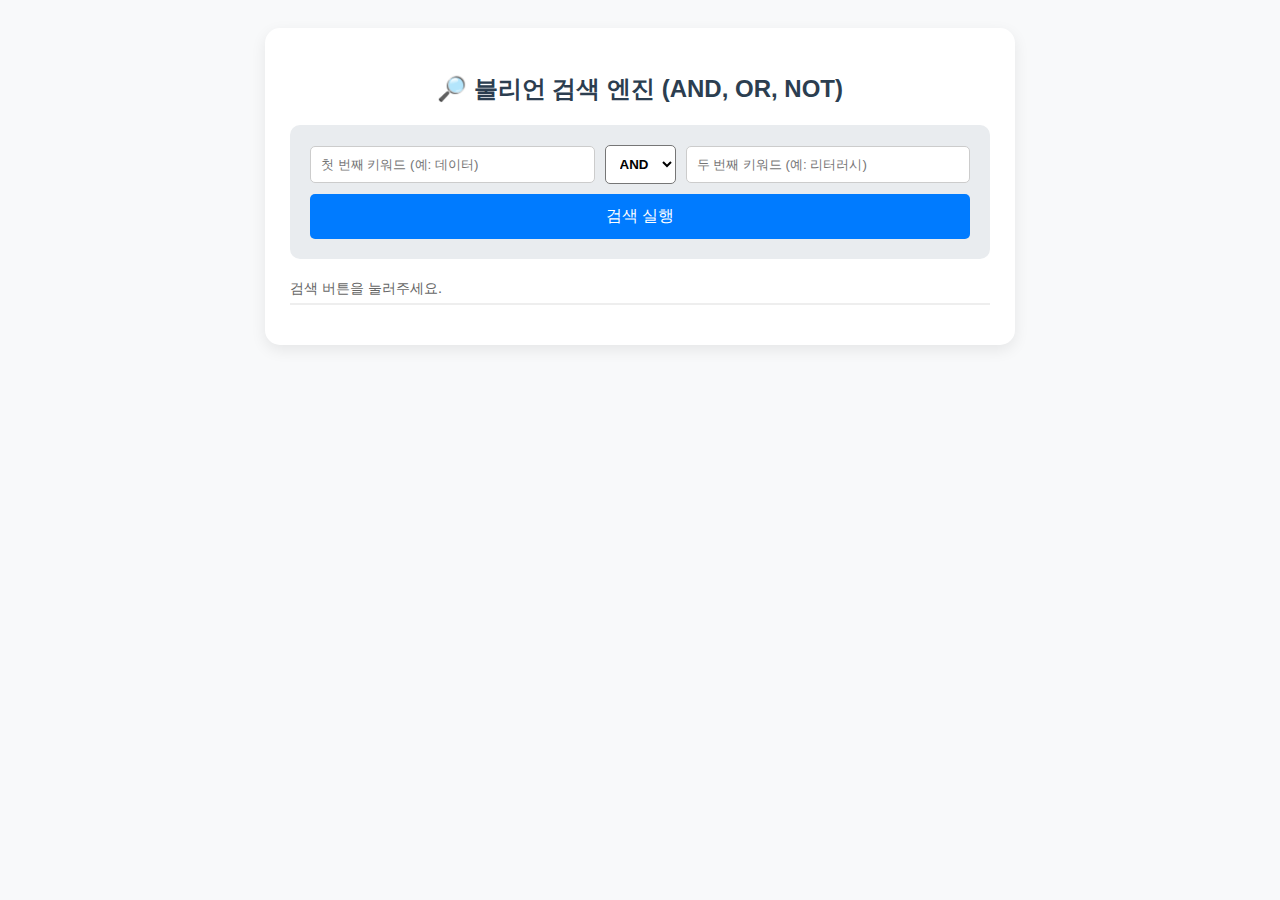
<file: bullion.htm>
<!DOCTYPE html>
<html lang="ko">
<head>
    <meta charset="UTF-8">
    <title>불리언 검색 엔진 연습</title>
    <style>
        body { font-family: 'Malgun Gothic', sans-serif; background-color: #f8f9fa; padding: 20px; }
        .container { max-width: 700px; margin: 0 auto; background: white; padding: 25px; border-radius: 15px; box-shadow: 0 5px 15px rgba(0,0,0,0.08); }
        h2 { color: #2c3e50; text-align: center; }
        .search-controls { background: #e9ecef; padding: 20px; border-radius: 10px; margin-bottom: 20px; }
        .input-row { display: flex; gap: 10px; margin-bottom: 10px; align-items: center; }
        input { flex: 1; padding: 10px; border: 1px solid #ccc; border-radius: 5px; }
        select { padding: 10px; border-radius: 5px; font-weight: bold; background: #fff; }
        button { width: 100%; padding: 12px; background-color: #007bff; color: white; border: none; border-radius: 5px; cursor: pointer; font-size: 16px; }
        button:hover { background-color: #0056b3; }
        
        .result-stats { margin: 15px 0; font-size: 0.9em; color: #666; border-bottom: 2px solid #eee; padding-bottom: 5px; }
        .book-item { padding: 12px; border-bottom: 1px solid #eee; }
        .book-title { font-weight: bold; color: #333; }
        .book-tags { font-size: 0.85em; color: #007bff; margin-top: 4px; }
        mark { background-color: #ffeb3b; padding: 0 2px; }
    </style>
</head>
<body>

<div class="container">
    <h2>🔎 불리언 검색 엔진 (AND, OR, NOT)</h2>
    
    <div class="search-controls">
        <div class="input-row">
            <input type="text" id="term1" placeholder="첫 번째 키워드 (예: 데이터)">
            <select id="operator">
                <option value="AND">AND</option>
                <option value="OR">OR</option>
                <option value="NOT">NOT</option>
            </select>
            <input type="text" id="term2" placeholder="두 번째 키워드 (예: 리터러시)">
        </div>
        <button onclick="runBooleanSearch()">검색 실행</button>
    </div>

    <div id="resultArea">
        <div id="stats" class="result-stats">검색 버튼을 눌러주세요.</div>
        <div id="list"></div>
    </div>
</div>

<script>
    // 1. 샘플 도서 데이터 (태그 기반 검색)
    const libraryData = [
        { title: "데이터 리터러시 가이드", tags: ["데이터", "리터러시", "교육"] },
        { title: "정보 리터러시의 이해", tags: ["정보", "리터러시", "문헌정보"] },
        { title: "데이터 시각화 교과서", tags: ["데이터", "시각화", "디자인"] },
        { title: "미디어 리터러시와 가짜뉴스", tags: ["미디어", "리터러시", "정보"] },
        { title: "파이썬 데이터 분석", tags: ["데이터", "파이썬", "프로그래밍"] },
        { title: "도서관 정보학 개론", tags: ["도서관", "정보", "문헌정보"] },
        { title: "디지털 리터러시 교육론", tags: ["디지털", "리터러시", "교육"] },
        { title: "빅데이터의 세계", tags: ["데이터", "빅데이터", "과학"] }
    ];

    function runBooleanSearch() {
        const t1 = document.getElementById('term1').value.trim().toLowerCase();
        const t2 = document.getElementById('term2').value.trim().toLowerCase();
        const op = document.getElementById('operator').value;
        const listDiv = document.getElementById('list');
        const statsDiv = document.getElementById('stats');

        if (!t1) { alert("첫 번째 키워드는 필수입니다."); return; }

        // 2. 불리언 논리 필터링
        const results = libraryData.filter(book => {
            const content = book.tags.join(" ").toLowerCase() + book.title.toLowerCase();
            const hasT1 = content.includes(t1);
            const hasT2 = t2 ? content.includes(t2) : false;

            if (op === "AND") return hasT1 && hasT2;
            if (op === "OR")  return hasT1 || hasT2;
            if (op === "NOT") return hasT1 && !hasT2;
            return hasT1;
        });

        // 3. 결과 출력
        listDiv.innerHTML = "";
        statsDiv.innerHTML = `검색 조건: <b>${t1} ${op} ${t2}</b> | 검색 결과: ${results.length}건`;

        if (results.length === 0) {
            listDiv.innerHTML = "<p style='text-align:center; padding:20px;'>일치하는 도서가 없습니다.</p>";
            return;
        }

        results.forEach(book => {
            const item = document.createElement('div');
            item.className = 'book-item';
            
            // 키워드 강조 하이라이트
            let displayTitle = book.title;
            [t1, t2].forEach(t => {
                if(t) {
                    const reg = new RegExp(t, "gi");
                    displayTitle = displayTitle.replace(reg, match => `<mark>${match}</mark>`);
                }
            });

            item.innerHTML = `
                <div class="book-title">${displayTitle}</div>
                <div class="book-tags">태그: ${book.tags.join(", ")}</div>
            `;
            listDiv.appendChild(item);
        });
    }
</script>

</body>
</html>
</file>
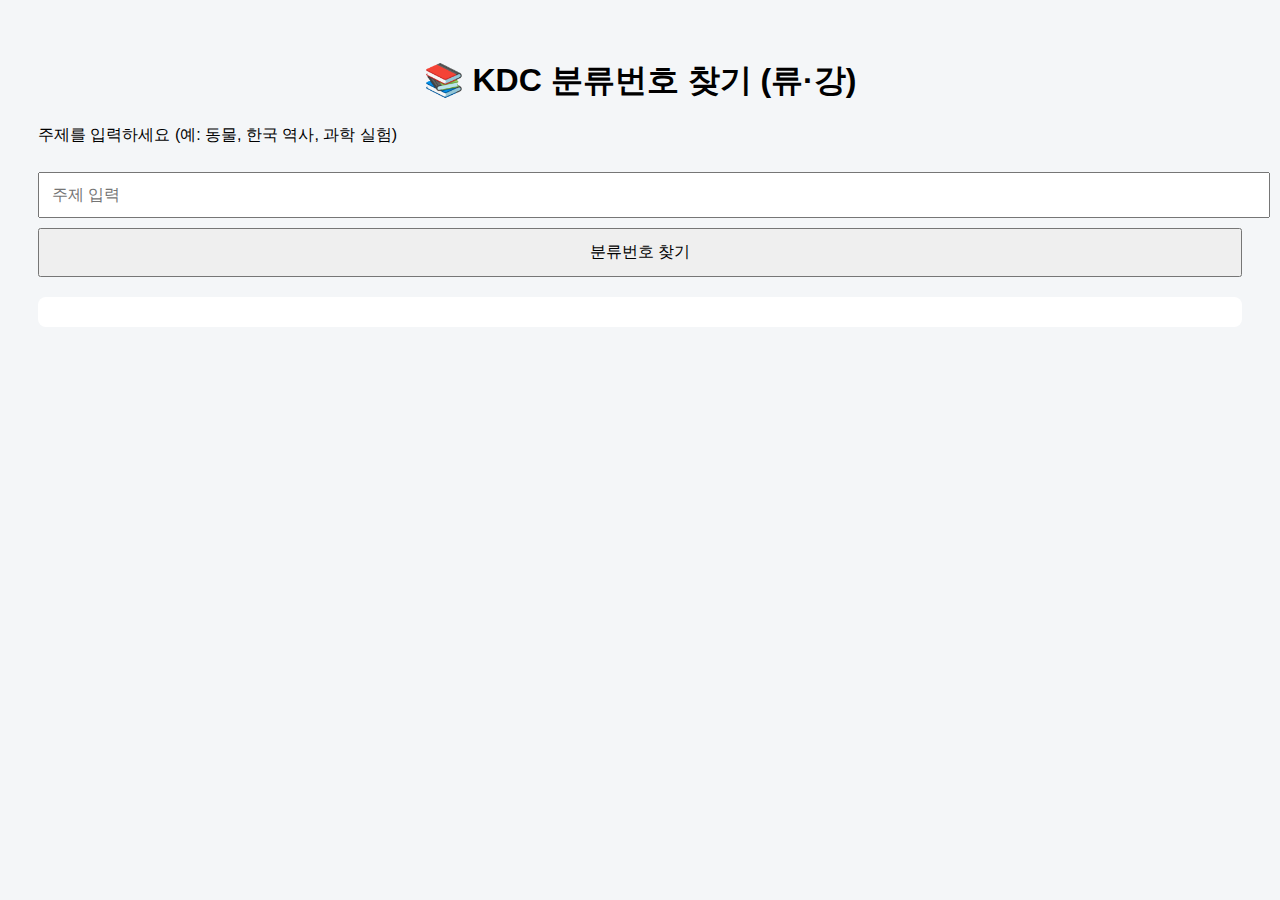
<file: classi.htm>
<!DOCTYPE html>
<html lang="ko">
<head>
  <meta charset="UTF-8">
  <title>KDC 분류번호 찾기</title>
  <style>
    body {
      font-family: "Noto Sans KR", sans-serif;
      background: #f4f6f8;
      padding: 30px;
    }
    h1 {
      text-align: center;
    }
    input {
      width: 100%;
      padding: 12px;
      font-size: 16px;
      margin-top: 10px;
    }
    button {
      margin-top: 10px;
      padding: 12px;
      width: 100%;
      font-size: 16px;
      cursor: pointer;
    }
    #result {
      margin-top: 20px;
      padding: 15px;
      background: white;
      border-radius: 8px;
    }
  </style>
</head>
<body>

<h1>📚 KDC 분류번호 찾기 (류·강)</h1>

<p>주제를 입력하세요 (예: 동물, 한국 역사, 과학 실험)</p>

<input type="text" id="topicInput" placeholder="주제 입력">
<button onclick="findKDC()">분류번호 찾기</button>

<div id="result"></div>

<script>
  // KDC 류·강 수준 단순 매핑 데이터
  const kdcData = [
    { keywords: ["철학", "윤리"], code: "100", name: "철학" },
    { keywords: ["종교", "기독교", "불교"], code: "200", name: "종교" },
    { keywords: ["사회", "정치", "경제", "법"], code: "300", name: "사회과학" },
    { keywords: ["언어", "국어", "영어"], code: "700", name: "언어" },
    { keywords: ["과학", "실험", "물리", "화학", "생물"], code: "400", name: "자연과학" },
    { keywords: ["수학"], code: "410", name: "수학" },
    { keywords: ["동물", "식물", "생태"], code: "490", name: "생명과학" },
    { keywords: ["기술", "컴퓨터", "인공지능"], code: "560", name: "공학" },
    { keywords: ["예술", "미술", "음악"], code: "600", name: "예술" },
    { keywords: ["문학", "소설", "시"], code: "800", name: "문학" },
    { keywords: ["한국사", "역사", "세계사"], code: "900", name: "역사" }
  ];

  function findKDC() {
    const input = document.getElementById("topicInput").value.trim();
    const resultDiv = document.getElementById("result");

    if (!input) {
      resultDiv.innerHTML = "❗ 주제를 입력하세요.";
      return;
    }

    const found = kdcData.find(item =>
      item.keywords.some(keyword => input.includes(keyword))
    );

    if (found) {
      resultDiv.innerHTML = `
        <strong>📌 추천 KDC 분류번호</strong><br>
        분류번호: <b>${found.code}</b><br>
        분류명: ${found.name}
      `;
    } else {
      resultDiv.innerHTML = "⚠️ 해당 주제에 맞는 분류를 찾지 못했습니다.";
    }
  }
</script>

</body>
</html>
</file>
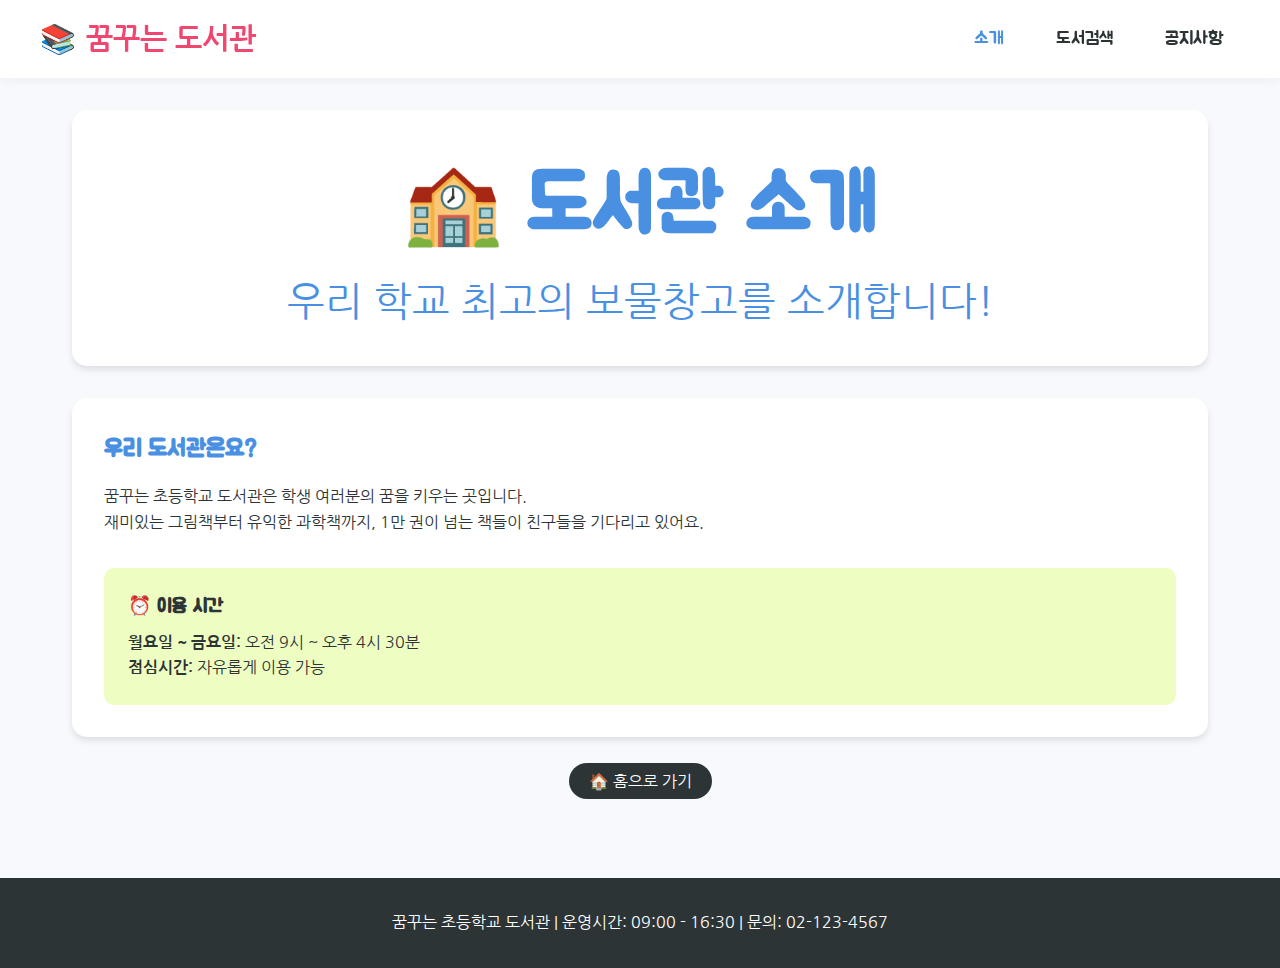
<file: intro.htm>
<!DOCTYPE html>
<html lang="ko">

<head>
    <meta charset="UTF-8">
    <meta name="viewport" content="width=device-width, initial-scale=1.0">
    <title>도서관 소개 - 꿈꾸는 초등학교 도서관</title>
    <link rel="stylesheet" href="style.css">
</head>

<body>
    <header>
        <div class="nav-container">
            <a href="index.htm" class="logo">📚 <span>꿈꾸는 도서관</span></a>
            <nav class="main-nav">
                <ul>
                    <li><a href="intro.htm" style="color:var(--primary-color);">소개</a></li>
                    <li><a href="search.htm">도서검색</a></li>
                    <li><a href="notice.htm">공지사항</a></li>
                </ul>
            </nav>
        </div>
    </header>
    <main>
        <div class="page-title animate">
            <h1>🏫 도서관 소개</h1>
            <p>우리 학교 최고의 보물창고를 소개합니다!</p>
        </div>

        <div class="content-box animate" style="animation-delay: 0.2s;">
            <h2 style="color: var(--primary-color); margin-bottom: 1rem;">우리 도서관은요?</h2>
            <p style="margin-bottom: 1rem;">꿈꾸는 초등학교 도서관은 학생 여러분의 꿈을 키우는 곳입니다. <br>
                재미있는 그림책부터 유익한 과학책까지, 1만 권이 넘는 책들이 친구들을 기다리고 있어요.</p>

            <div style="background: #eefec3; padding: 1.5rem; border-radius: 10px; margin-top: 2rem;">
                <h3 style="margin-bottom: 0.5rem;">⏰ 이용 시간</h3>
                <p><strong>월요일 ~ 금요일:</strong> 오전 9시 ~ 오후 4시 30분</p>
                <p><strong>점심시간:</strong> 자유롭게 이용 가능</p>
            </div>
        </div>

        <div style="text-align: center; margin-top: 2rem;">
            <a href="index.htm"
                style="background: var(--text-color); color: white; padding: 10px 20px; border-radius: 20px;">🏠 홈으로
                가기</a>
        </div>
    </main>
    <footer>
        <p>꿈꾸는 초등학교 도서관 | 운영시간: 09:00 - 16:30 | 문의: 02-123-4567</p>
    </footer>
</body>

</html>
</file>
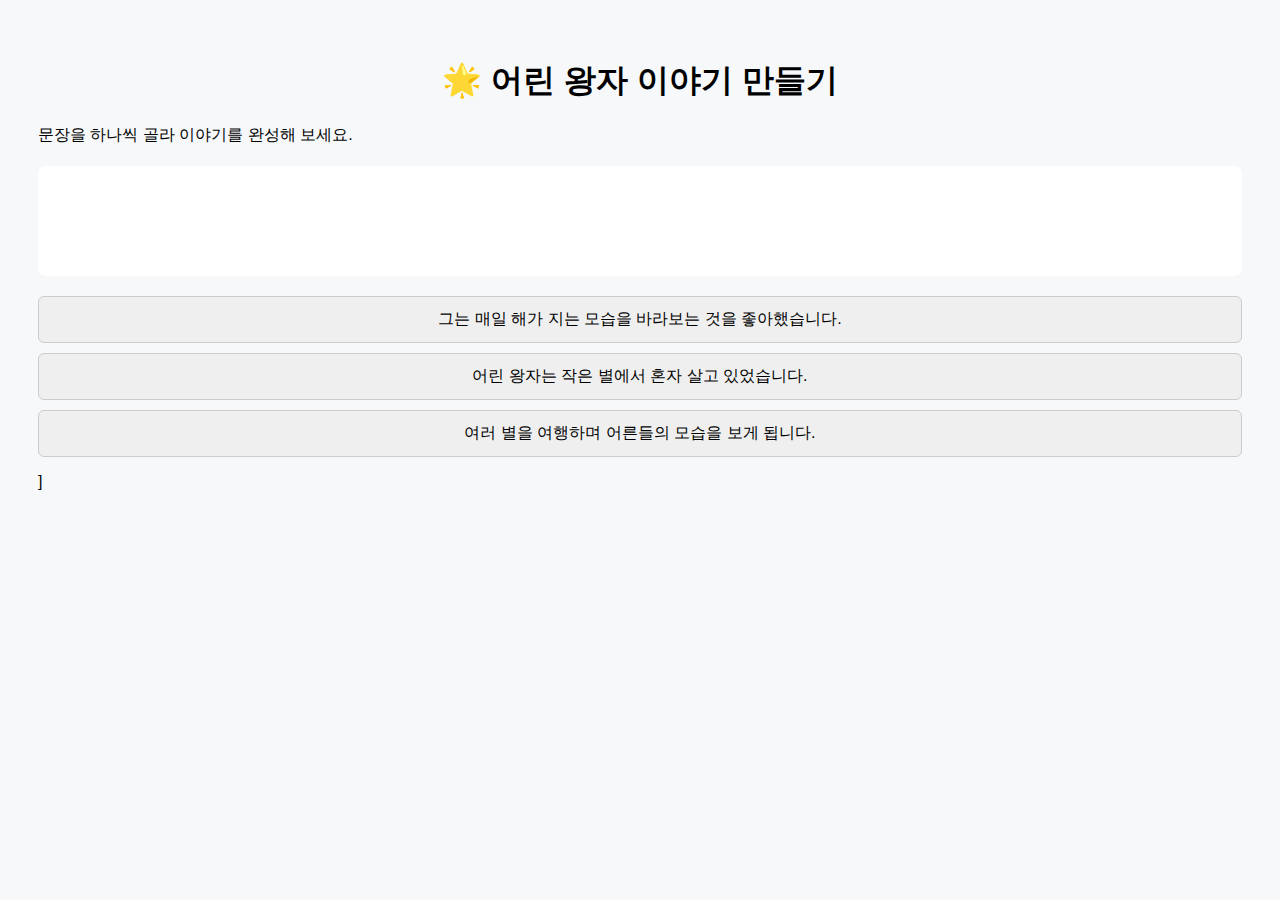
<file: makestoty_childking.htm>
<!DOCTYPE html>
<html lang="ko">
<head>
  <meta charset="UTF-8">
  <title>어린 왕자 이야기 만들기 게임</title>
  <style>
    body {
      font-family: "Noto Sans KR", sans-serif;
      background: #f6f8fa;
      padding: 30px;
    }
    h1 {
      text-align: center;
    }
    #story {
      margin: 20px 0;
      padding: 15px;
      background: white;
      border-radius: 8px;
      min-height: 80px;
    }
    .choices button {
      display: block;
      width: 100%;
      margin: 10px 0;
      padding: 12px;
      font-size: 16px;
      border-radius: 6px;
      border: 1px solid #ccc;
      cursor: pointer;
    }
    .choices button:hover {
      background: #eef;
    }
    #message {
      margin-top: 15px;
      font-weight: bold;
    }
  </style>
</head>
<body>

<h1>🌟 어린 왕자 이야기 만들기</h1>

<p>문장을 하나씩 골라 이야기를 완성해 보세요.</p>

<div id="story"></div>

<div class="choices" id="choices"></div>

<p id="message"></p>

<script>
  // 올바른 이야기 순서
  const correctStory = [
    "어린 왕자는 작은 별에서 혼자 살고 있었습니다.",
    "그는 매일 해가 지는 모습을 바라보는 것을 좋아했습니다.",
    "어느 날, 아름다운 장미를 만나 사랑하게 되었습니다.",
    "하지만 어린 왕자는 장미의 마음을 이해하지 못하고 여행을 떠납니다.",
    "여러 별을 여행하며 어른들의 모습을 보게 됩니다.",
    "지구에서 여우를 만나 중요한 비밀을 배웁니다.",
    "가장 중요한 것은 눈에 보이지 않는다는 사실이었습니다."
  ];

  let currentIndex = 0;
  const storyDiv = document.getElementById("story");
  const choicesDiv = document.getElementById("choices");
  const messageP = document.getElementById("message");

  function shuffle(array) {
    return array.sort(() => Math.random() - 0.5);
  }

  function showChoices() {
    choicesDiv.innerHTML = "";
    messageP.textContent = "";

    const correctSentence = correctStory[currentIndex];

    // 오답 후보 2개 추가
    let wrongChoices = correctStory.filter(
      (s, i) => i !== currentIndex
    );
    wrongChoices = shuffle(wrongChoices).slice(0, 2);

    const choices = shuffle([correctSentence, ...wrongChoices]);

    choices.forEach(sentence => {
      const btn = document.createElement("button");
      btn.textContent = sentence;
      btn.onclick = () => checkAnswer(sentence);
      choicesDiv.appendChild(btn);
    });
  }

  function checkAnswer(sentence) {
    if (sentence === correctStory[currentIndex]) {
      storyDiv.innerHTML += sentence + "<br>";
      currentIndex++;

      if (currentIndex === correctStory.length) {
        choicesDiv.innerHTML = "";
        messageP.textContent = "🎉 이야기를 모두 완성했습니다!";
      } else {
        showChoices();
      }
    } else {
      messageP.textContent = "❌ 이 문장은 아직 아니에요. 다시 생각해 보세요!";
    }
  }

  showChoices();
</script>

</body>
</html>
]
</file>
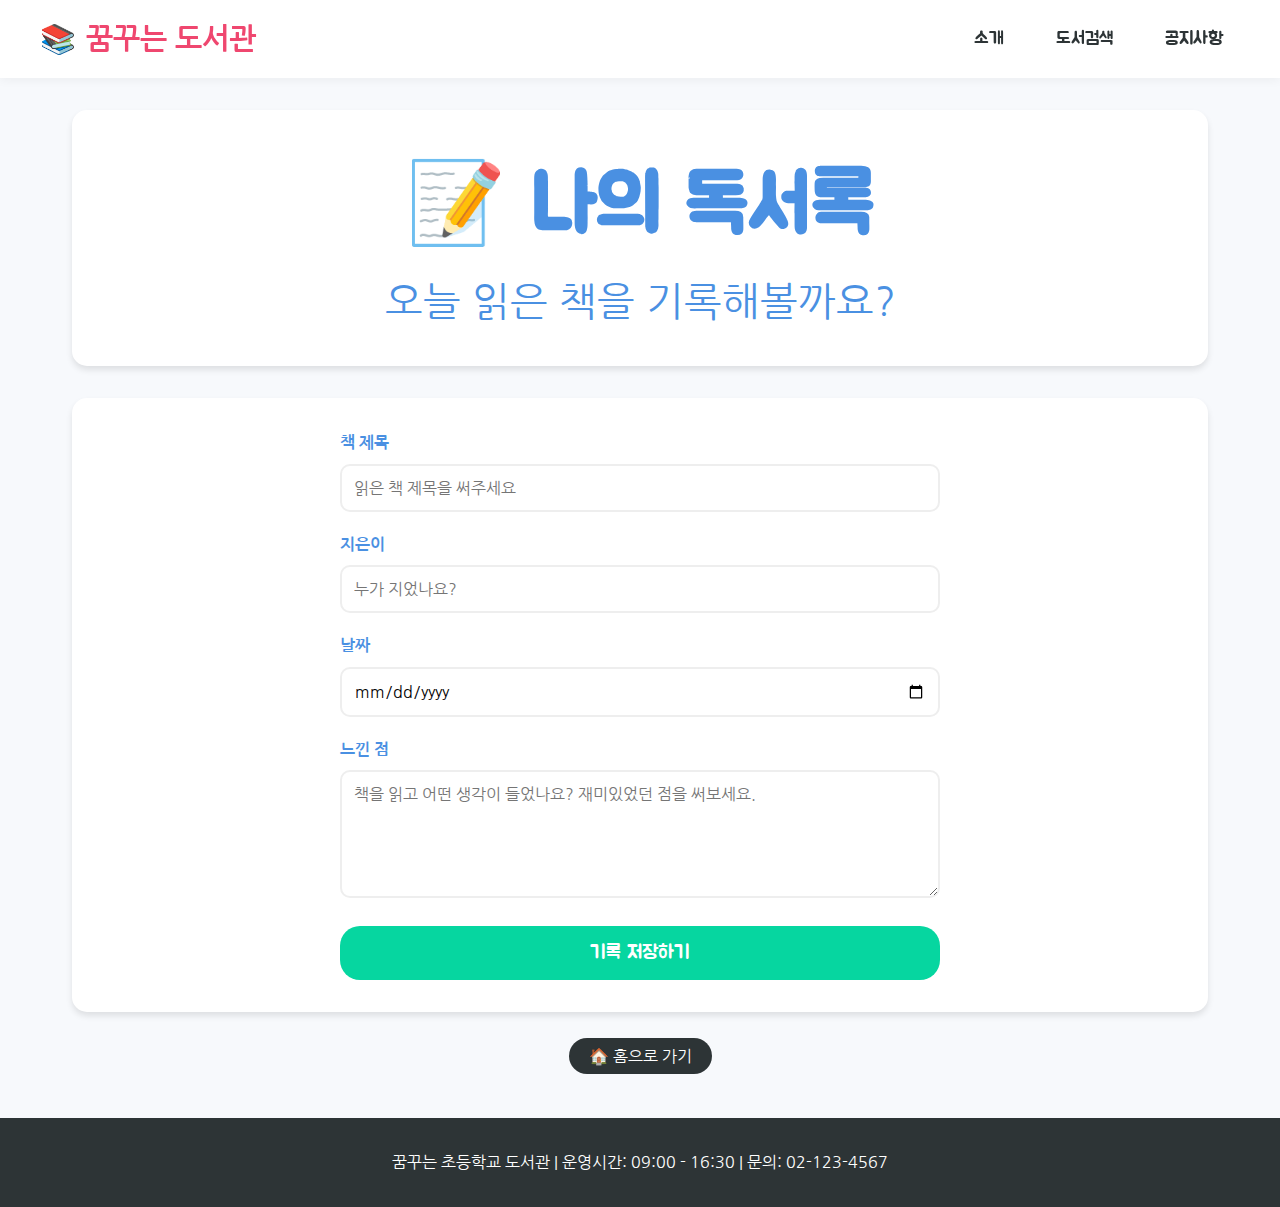
<file: my_log.htm>
<!DOCTYPE html>
<html lang="ko">

<head>
    <meta charset="UTF-8">
    <meta name="viewport" content="width=device-width, initial-scale=1.0">
    <title>나의 독서록 - 꿈꾸는 초등학교 도서관</title>
    <link rel="stylesheet" href="style.css">
    <style>
        .log-form {
            max-width: 600px;
            margin: 0 auto;
        }

        .form-group {
            margin-bottom: 20px;
        }

        .form-group label {
            display: block;
            margin-bottom: 8px;
            font-weight: bold;
            color: var(--primary-color);
        }

        .form-group input,
        .form-group textarea {
            width: 100%;
            padding: 12px;
            border: 2px solid #eee;
            border-radius: 10px;
            font-family: 'Nanum Gothic', sans-serif;
            font-size: 1rem;
            resize: vertical;
        }

        .form-group input:focus,
        .form-group textarea:focus {
            border-color: var(--secondary-color);
            outline: none;
        }

        .submit-btn {
            background: var(--success-color);
            color: white;
            border: none;
            padding: 15px 30px;
            border-radius: 20px;
            font-size: 1.2rem;
            cursor: pointer;
            width: 100%;
            font-family: 'Jua', sans-serif;
        }

        .submit-btn:hover {
            background: #05b589;
        }
    </style>
</head>

<body>
    <header>
        <div class="nav-container">
            <a href="index.htm" class="logo">📚 <span>꿈꾸는 도서관</span></a>
            <nav class="main-nav">
                <ul>
                    <li><a href="intro.htm">소개</a></li>
                    <li><a href="search.htm">도서검색</a></li>
                    <li><a href="notice.htm">공지사항</a></li>
                </ul>
            </nav>
        </div>
    </header>
    <main>
        <div class="page-title animate">
            <h1>📝 나의 독서록</h1>
            <p>오늘 읽은 책을 기록해볼까요?</p>
        </div>

        <div class="content-box animate" style="animation-delay: 0.2s;">
            <div class="log-form">
                <div class="form-group">
                    <label>책 제목</label>
                    <input type="text" placeholder="읽은 책 제목을 써주세요">
                </div>
                <div class="form-group">
                    <label>지은이</label>
                    <input type="text" placeholder="누가 지었나요?">
                </div>
                <div class="form-group">
                    <label>날짜</label>
                    <input type="date">
                </div>
                <div class="form-group">
                    <label>느낀 점</label>
                    <textarea rows="5" placeholder="책을 읽고 어떤 생각이 들었나요? 재미있었던 점을 써보세요."></textarea>
                </div>
                <button class="submit-btn" onclick="alert('저장되었습니다! (실제 저장은 안 돼요)')">기록 저장하기</button>
            </div>
        </div>

        <div style="text-align: center; margin-top: 2rem;">
            <a href="index.htm"
                style="background: var(--text-color); color: white; padding: 10px 20px; border-radius: 20px;">🏠 홈으로
                가기</a>
        </div>
    </main>
    <footer>
        <p>꿈꾸는 초등학교 도서관 | 운영시간: 09:00 - 16:30 | 문의: 02-123-4567</p>
    </footer>
</body>

</html>
</file>
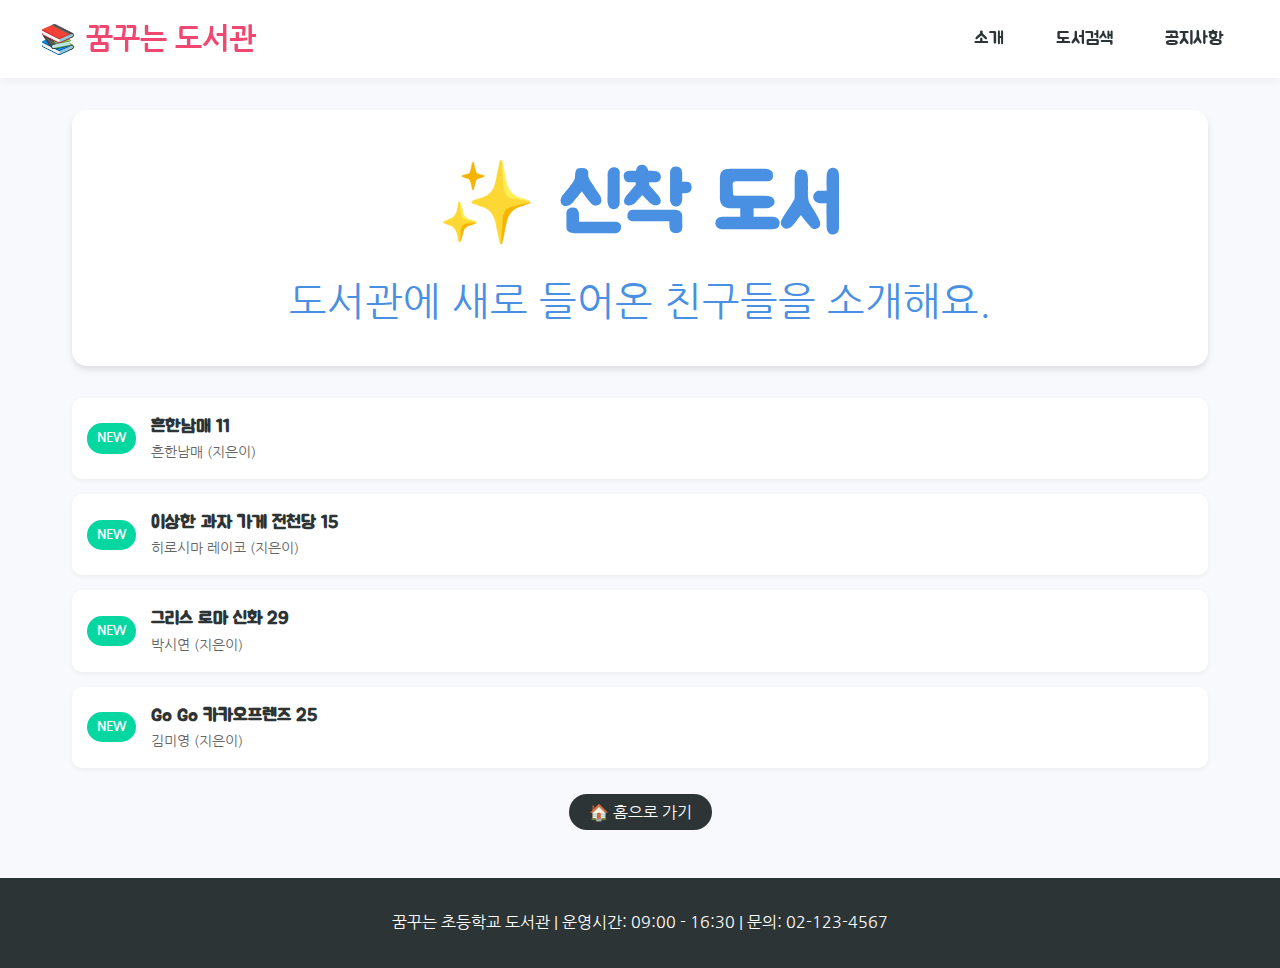
<file: new_books.htm>
<!DOCTYPE html>
<html lang="ko">

<head>
    <meta charset="UTF-8">
    <meta name="viewport" content="width=device-width, initial-scale=1.0">
    <title>신착 도서 - 꿈꾸는 초등학교 도서관</title>
    <link rel="stylesheet" href="style.css">
    <style>
        .new-book-list {
            display: flex;
            flex-direction: column;
            gap: 15px;
        }

        .new-book-item {
            display: flex;
            align-items: center;
            background: white;
            padding: 15px;
            border-radius: 10px;
            box-shadow: 0 2px 5px rgba(0, 0, 0, 0.05);
            transition: transform 0.2s;
        }

        .new-book-item:hover {
            transform: translateX(10px);
            border-left: 5px solid var(--success-color);
        }

        .date-badge {
            background: var(--success-color);
            color: white;
            padding: 5px 10px;
            border-radius: 15px;
            font-size: 0.8rem;
            margin-right: 15px;
            font-weight: bold;
        }

        .book-details h3 {
            margin: 0;
            font-size: 1.1rem;
        }

        .book-details p {
            margin: 0;
            color: #666;
            font-size: 0.9rem;
        }
    </style>
</head>

<body>
    <header>
        <div class="nav-container">
            <a href="index.htm" class="logo">📚 <span>꿈꾸는 도서관</span></a>
            <nav class="main-nav">
                <ul>
                    <li><a href="intro.htm">소개</a></li>
                    <li><a href="search.htm">도서검색</a></li>
                    <li><a href="notice.htm">공지사항</a></li>
                </ul>
            </nav>
        </div>
    </header>
    <main>
        <div class="page-title animate">
            <h1>✨ 신착 도서</h1>
            <p>도서관에 새로 들어온 친구들을 소개해요.</p>
        </div>

        <div class="new-book-list animate" style="animation-delay: 0.2s;">
            <div class="new-book-item">
                <span class="date-badge">NEW</span>
                <div class="book-details">
                    <h3>흔한남매 11</h3>
                    <p>흔한남매 (지은이)</p>
                </div>
            </div>
            <div class="new-book-item">
                <span class="date-badge">NEW</span>
                <div class="book-details">
                    <h3>이상한 과자 가게 전천당 15</h3>
                    <p>히로시마 레이코 (지은이)</p>
                </div>
            </div>
            <div class="new-book-item">
                <span class="date-badge">NEW</span>
                <div class="book-details">
                    <h3>그리스 로마 신화 29</h3>
                    <p>박시연 (지은이)</p>
                </div>
            </div>
            <div class="new-book-item">
                <span class="date-badge">NEW</span>
                <div class="book-details">
                    <h3>Go Go 카카오프렌즈 25</h3>
                    <p>김미영 (지은이)</p>
                </div>
            </div>
        </div>

        <div style="text-align: center; margin-top: 2rem;">
            <a href="index.htm"
                style="background: var(--text-color); color: white; padding: 10px 20px; border-radius: 20px;">🏠 홈으로
                가기</a>
        </div>
    </main>
    <footer>
        <p>꿈꾸는 초등학교 도서관 | 운영시간: 09:00 - 16:30 | 문의: 02-123-4567</p>
    </footer>
</body>

</html>
</file>
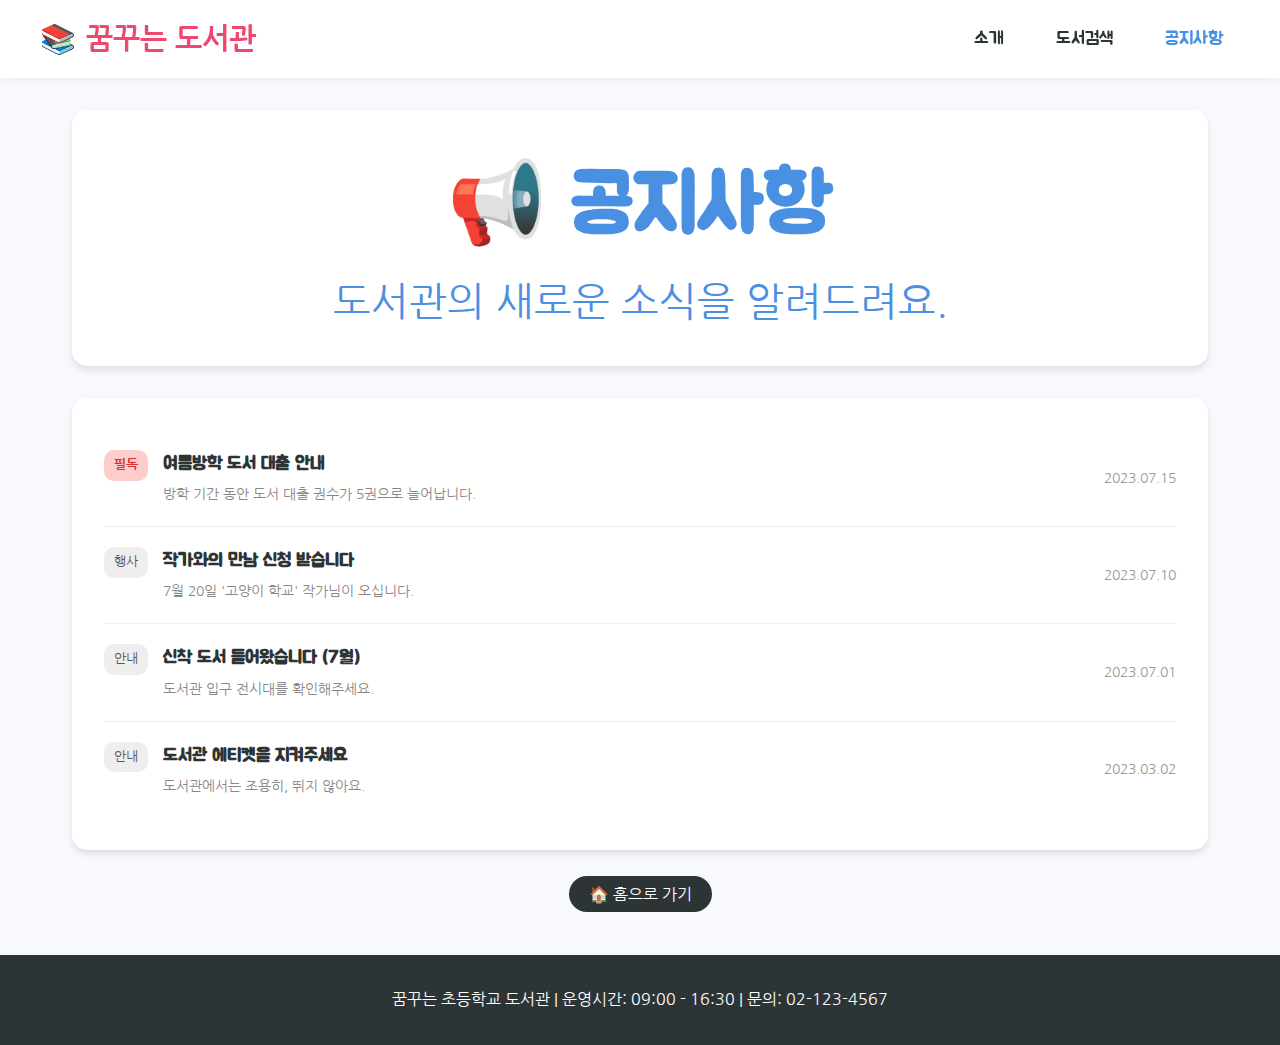
<file: notice.htm>
<!DOCTYPE html>
<html lang="ko">

<head>
    <meta charset="UTF-8">
    <meta name="viewport" content="width=device-width, initial-scale=1.0">
    <title>공지사항 - 꿈꾸는 초등학교 도서관</title>
    <link rel="stylesheet" href="style.css">
    <style>
        .notice-list {
            list-style: none;
        }

        .notice-item {
            border-bottom: 1px solid #eee;
            padding: 20px 0;
            display: flex;
            align-items: center;
            justify-content: space-between;
        }

        .notice-item:last-child {
            border-bottom: none;
        }

        .notice-content h3 {
            margin-bottom: 5px;
            font-size: 1.1rem;
        }

        .notice-content p {
            color: #888;
            font-size: 0.9rem;
        }

        .notice-tag {
            background: #eee;
            color: #555;
            padding: 5px 10px;
            border-radius: 10px;
            font-size: 0.8rem;
            margin-right: 15px;
            text-wrap: nowrap;
        }

        .notice-date {
            color: #999;
            font-size: 0.9rem;
            white-space: nowrap;
        }

        .notice-tag.important {
            background: #ffcccc;
            color: #d63031;
            font-weight: bold;
        }
    </style>
</head>

<body>
    <header>
        <div class="nav-container">
            <a href="index.htm" class="logo">📚 <span>꿈꾸는 도서관</span></a>
            <nav class="main-nav">
                <ul>
                    <li><a href="intro.htm">소개</a></li>
                    <li><a href="search.htm">도서검색</a></li>
                    <li><a href="notice.htm" style="color:var(--primary-color);">공지사항</a></li>
                </ul>
            </nav>
        </div>
    </header>
    <main>
        <div class="page-title animate">
            <h1>📢 공지사항</h1>
            <p>도서관의 새로운 소식을 알려드려요.</p>
        </div>

        <div class="content-box animate" style="animation-delay: 0.2s;">
            <ul class="notice-list">
                <li class="notice-item">
                    <div style="display: flex; align-items: flex-start;">
                        <span class="notice-tag important">필독</span>
                        <div class="notice-content">
                            <h3>여름방학 도서 대출 안내</h3>
                            <p>방학 기간 동안 도서 대출 권수가 5권으로 늘어납니다.</p>
                        </div>
                    </div>
                    <span class="notice-date">2023.07.15</span>
                </li>
                <li class="notice-item">
                    <div style="display: flex; align-items: flex-start;">
                        <span class="notice-tag">행사</span>
                        <div class="notice-content">
                            <h3>작가와의 만남 신청 받습니다</h3>
                            <p>7월 20일 '고양이 학교' 작가님이 오십니다.</p>
                        </div>
                    </div>
                    <span class="notice-date">2023.07.10</span>
                </li>
                <li class="notice-item">
                    <div style="display: flex; align-items: flex-start;">
                        <span class="notice-tag">안내</span>
                        <div class="notice-content">
                            <h3>신착 도서 들어왔습니다 (7월)</h3>
                            <p>도서관 입구 전시대를 확인해주세요.</p>
                        </div>
                    </div>
                    <span class="notice-date">2023.07.01</span>
                </li>
                <li class="notice-item">
                    <div style="display: flex; align-items: flex-start;">
                        <span class="notice-tag">안내</span>
                        <div class="notice-content">
                            <h3>도서관 에티켓을 지켜주세요</h3>
                            <p>도서관에서는 조용히, 뛰지 않아요.</p>
                        </div>
                    </div>
                    <span class="notice-date">2023.03.02</span>
                </li>
            </ul>
        </div>

        <div style="text-align: center; margin-top: 2rem;">
            <a href="index.htm"
                style="background: var(--text-color); color: white; padding: 10px 20px; border-radius: 20px;">🏠 홈으로
                가기</a>
        </div>
    </main>
    <footer>
        <p>꿈꾸는 초등학교 도서관 | 운영시간: 09:00 - 16:30 | 문의: 02-123-4567</p>
    </footer>
</body>

</html>
</file>
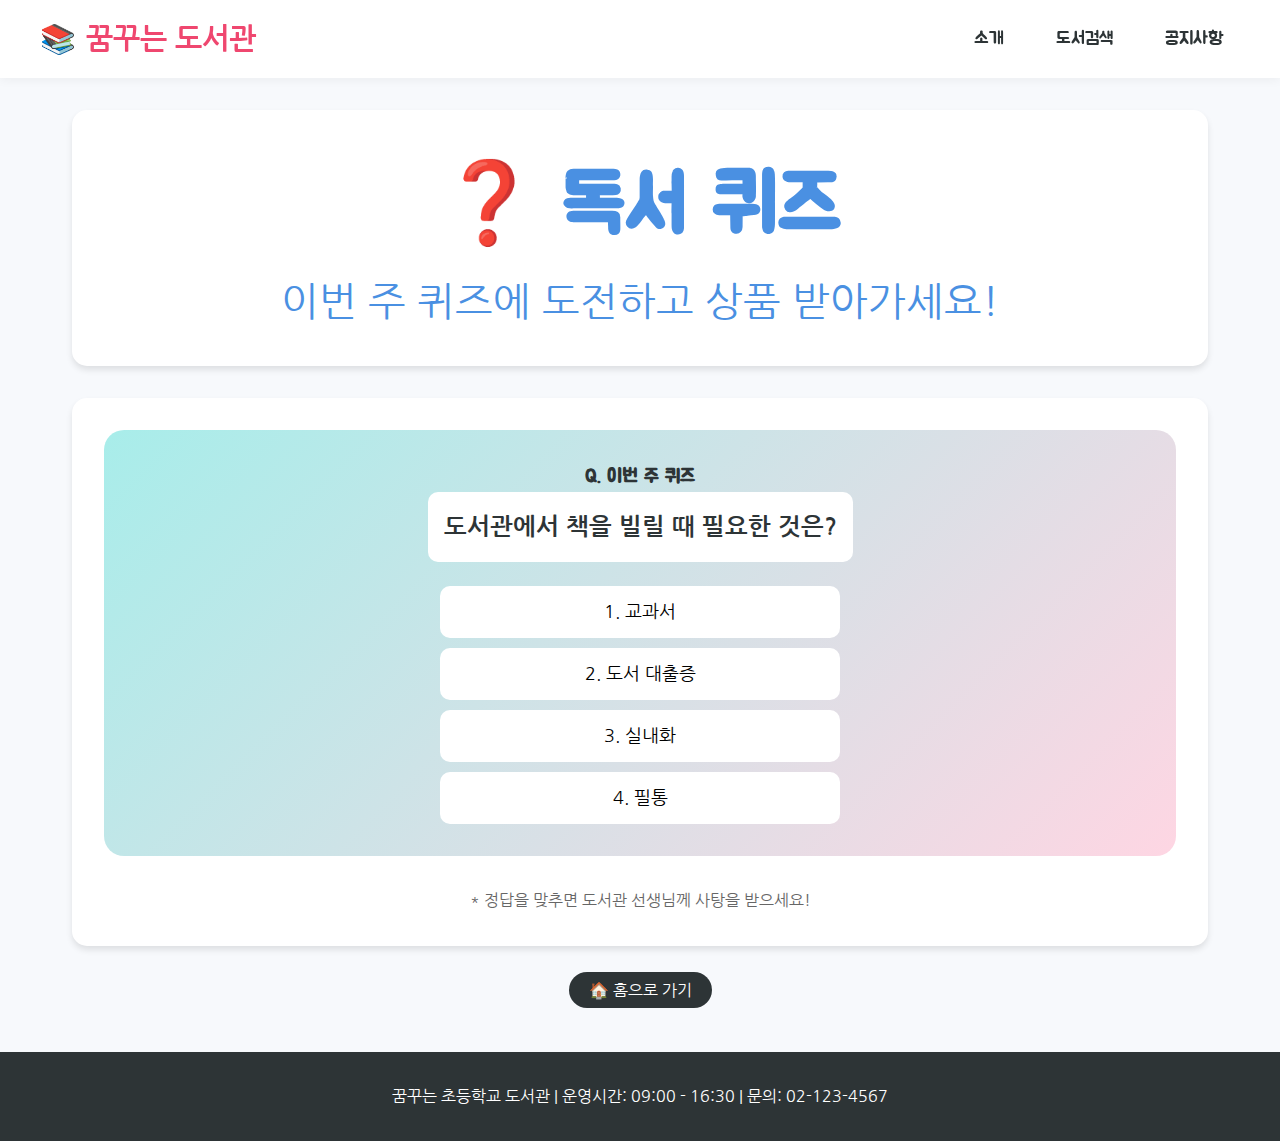
<file: quiz.htm>
<!DOCTYPE html>
<html lang="ko">

<head>
    <meta charset="UTF-8">
    <meta name="viewport" content="width=device-width, initial-scale=1.0">
    <title>독서 퀴즈 - 꿈꾸는 초등학교 도서관</title>
    <link rel="stylesheet" href="style.css">
    <style>
        .quiz-card {
            background: linear-gradient(135deg, #a8edea 0%, #fed6e3 100%);
            padding: 2rem;
            border-radius: 20px;
            text-align: center;
            margin-bottom: 2rem;
        }

        .question {
            font-size: 1.5rem;
            font-weight: bold;
            margin-bottom: 1.5rem;
            background: white;
            padding: 1rem;
            border-radius: 10px;
            display: inline-block;
        }

        .options {
            display: grid;
            gap: 10px;
            max-width: 400px;
            margin: 0 auto;
        }

        .option-btn {
            background: white;
            border: none;
            padding: 15px;
            border-radius: 10px;
            font-size: 1.1rem;
            cursor: pointer;
            transition: transform 0.2s, background 0.2s;
            font-family: 'Nanum Gothic', sans-serif;
        }

        .option-btn:hover {
            transform: scale(1.02);
            background: #fff9c4;
            font-weight: bold;
        }
    </style>
</head>

<body>
    <header>
        <div class="nav-container">
            <a href="index.htm" class="logo">📚 <span>꿈꾸는 도서관</span></a>
            <nav class="main-nav">
                <ul>
                    <li><a href="intro.htm">소개</a></li>
                    <li><a href="search.htm">도서검색</a></li>
                    <li><a href="notice.htm">공지사항</a></li>
                </ul>
            </nav>
        </div>
    </header>
    <main>
        <div class="page-title animate">
            <h1>❓ 독서 퀴즈</h1>
            <p>이번 주 퀴즈에 도전하고 상품 받아가세요!</p>
        </div>

        <div class="content-box animate" style="animation-delay: 0.2s;">
            <div class="quiz-card">
                <h3>Q. 이번 주 퀴즈</h3>
                <div class="question">도서관에서 책을 빌릴 때 필요한 것은?</div>
                <div class="options">
                    <button class="option-btn" onclick="alert('틀렸습니다! 다시 생각해볼까요?')">1. 교과서</button>
                    <button class="option-btn" onclick="alert('정답입니다! 참 잘했어요! 🎉')">2. 도서 대출증</button>
                    <button class="option-btn" onclick="alert('틀렸습니다! 다시 생각해볼까요?')">3. 실내화</button>
                    <button class="option-btn" onclick="alert('틀렸습니다! 다시 생각해볼까요?')">4. 필통</button>
                </div>
            </div>
            <p style="text-align: center; color: #666;">* 정답을 맞추면 도서관 선생님께 사탕을 받으세요!</p>
        </div>

        <div style="text-align: center; margin-top: 2rem;">
            <a href="index.htm"
                style="background: var(--text-color); color: white; padding: 10px 20px; border-radius: 20px;">🏠 홈으로
                가기</a>
        </div>
    </main>
    <footer>
        <p>꿈꾸는 초등학교 도서관 | 운영시간: 09:00 - 16:30 | 문의: 02-123-4567</p>
    </footer>
</body>

</html>
</file>
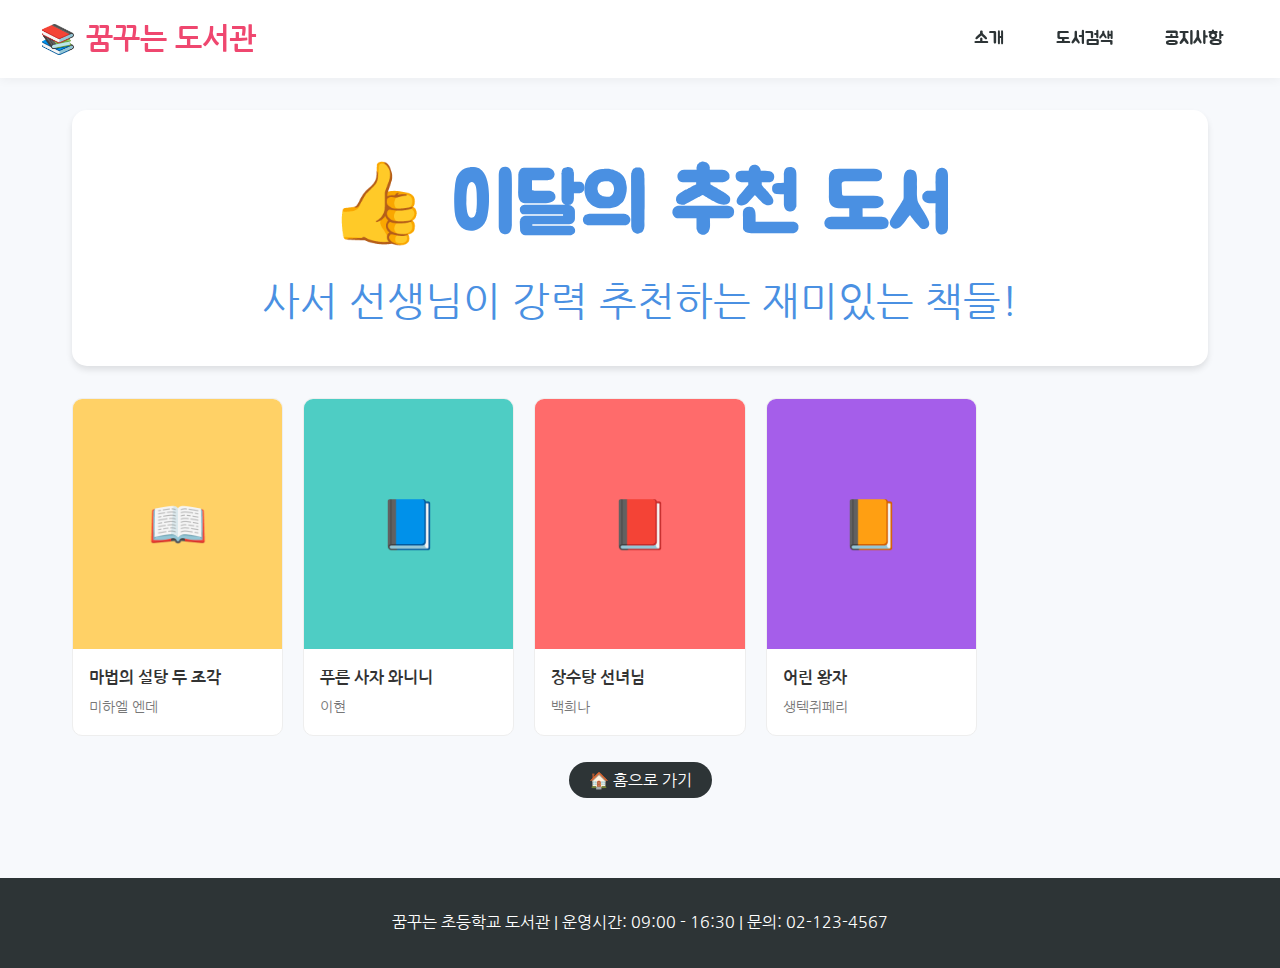
<file: recommend.htm>
<!DOCTYPE html>
<html lang="ko">

<head>
    <meta charset="UTF-8">
    <meta name="viewport" content="width=device-width, initial-scale=1.0">
    <title>이달의 추천 도서 - 꿈꾸는 초등학교 도서관</title>
    <link rel="stylesheet" href="style.css">
    <style>
        .book-grid {
            display: grid;
            grid-template-columns: repeat(auto-fill, minmax(200px, 1fr));
            gap: 20px;
        }

        .book-card {
            background: #fff;
            border: 1px solid #eee;
            border-radius: 10px;
            overflow: hidden;
            transition: transform 0.2s;
        }

        .book-card:hover {
            transform: scale(1.03);
            box-shadow: 0 5px 15px rgba(0, 0, 0, 0.1);
        }

        .book-cover {
            height: 250px;
            background-color: #ddd;
            display: flex;
            align-items: center;
            justify-content: center;
            color: #888;
            font-size: 3rem;
        }

        .book-info {
            padding: 1rem;
        }

        .book-title {
            font-weight: bold;
            margin-bottom: 5px;
            color: #333;
        }

        .book-author {
            font-size: 0.9rem;
            color: #777;
        }
    </style>
</head>

<body>
    <header>
        <div class="nav-container">
            <a href="index.htm" class="logo">📚 <span>꿈꾸는 도서관</span></a>
            <nav class="main-nav">
                <ul>
                    <li><a href="intro.htm">소개</a></li>
                    <li><a href="search.htm">도서검색</a></li>
                    <li><a href="notice.htm">공지사항</a></li>
                </ul>
            </nav>
        </div>
    </header>
    <main>
        <div class="page-title animate">
            <h1>👍 이달의 추천 도서</h1>
            <p>사서 선생님이 강력 추천하는 재미있는 책들!</p>
        </div>

        <div class="book-grid animate" style="animation-delay: 0.2s;">
            <!-- Book 1 -->
            <div class="book-card">
                <div class="book-cover" style="background: #FFD166;">📖</div>
                <div class="book-info">
                    <div class="book-title">마법의 설탕 두 조각</div>
                    <div class="book-author">미하엘 엔데</div>
                </div>
            </div>
            <!-- Book 2 -->
            <div class="book-card">
                <div class="book-cover" style="background: #4ECDC4;">📘</div>
                <div class="book-info">
                    <div class="book-title">푸른 사자 와니니</div>
                    <div class="book-author">이현</div>
                </div>
            </div>
            <!-- Book 3 -->
            <div class="book-card">
                <div class="book-cover" style="background: #FF6B6B;">📕</div>
                <div class="book-info">
                    <div class="book-title">장수탕 선녀님</div>
                    <div class="book-author">백희나</div>
                </div>
            </div>
            <!-- Book 4 -->
            <div class="book-card">
                <div class="book-cover" style="background: #A55EEA;">📙</div>
                <div class="book-info">
                    <div class="book-title">어린 왕자</div>
                    <div class="book-author">생텍쥐페리</div>
                </div>
            </div>
        </div>

        <div style="text-align: center; margin-top: 2rem;">
            <a href="index.htm"
                style="background: var(--text-color); color: white; padding: 10px 20px; border-radius: 20px;">🏠 홈으로
                가기</a>
        </div>
    </main>
    <footer>
        <p>꿈꾸는 초등학교 도서관 | 운영시간: 09:00 - 16:30 | 문의: 02-123-4567</p>
    </footer>
</body>

</html>
</file>
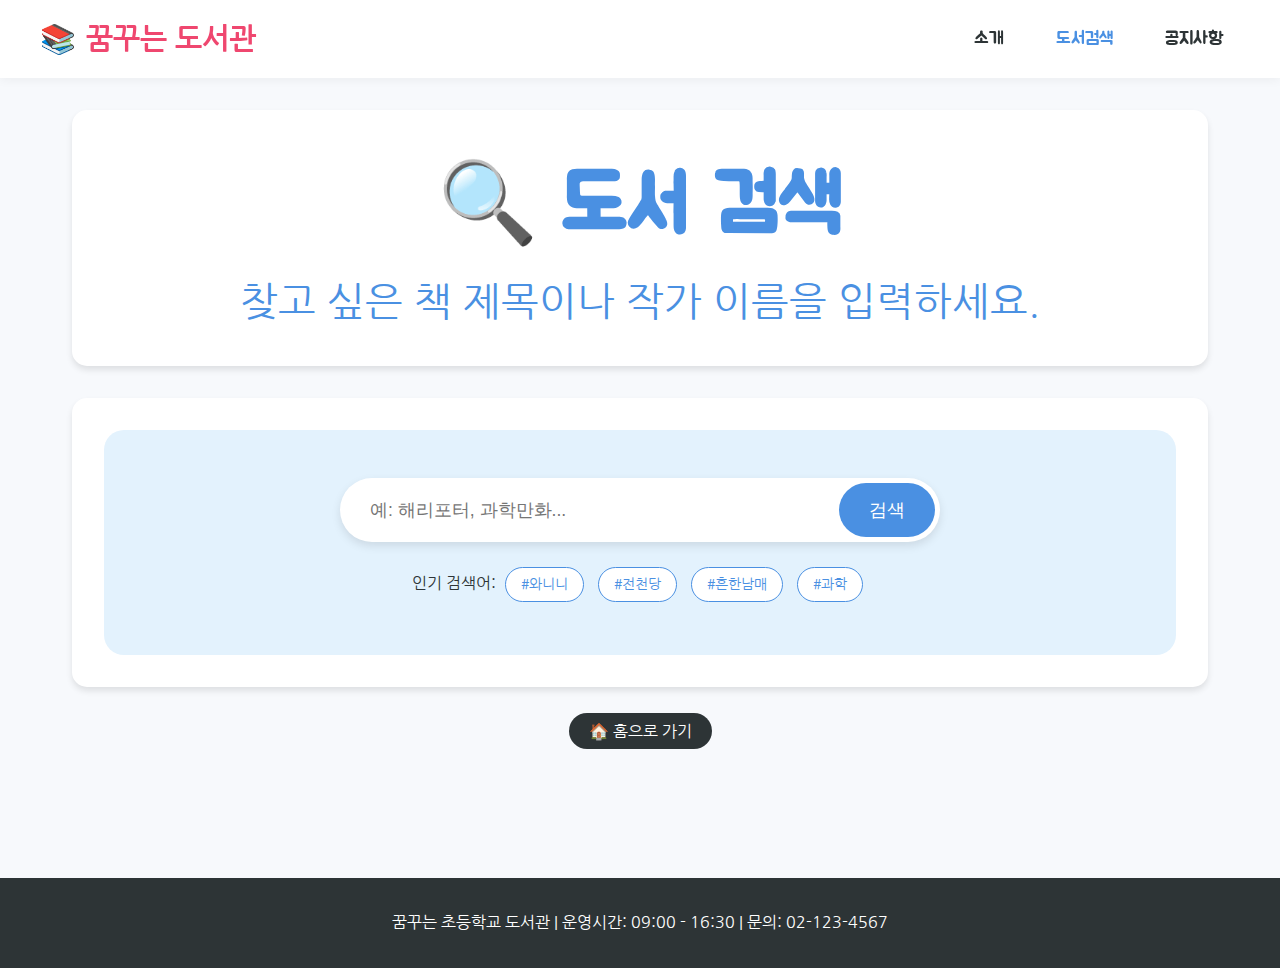
<file: search.htm>
<!DOCTYPE html>
<html lang="ko">

<head>
    <meta charset="UTF-8">
    <meta name="viewport" content="width=device-width, initial-scale=1.0">
    <title>도서 검색 - 꿈꾸는 초등학교 도서관</title>
    <link rel="stylesheet" href="style.css">
    <style>
        .search-container {
            text-align: center;
            padding: 3rem 1rem;
            background: #e3f2fd;
            border-radius: 20px;
        }

        .search-box {
            display: flex;
            max-width: 600px;
            margin: 0 auto;
            background: white;
            padding: 5px;
            border-radius: 50px;
            box-shadow: 0 4px 10px rgba(0, 0, 0, 0.1);
        }

        .search-box input {
            flex: 1;
            padding: 15px 25px;
            border: none;
            outline: none;
            font-size: 1.1rem;
            border-radius: 50px 0 0 50px;
        }

        .search-box button {
            background: var(--primary-color);
            color: white;
            border: none;
            padding: 15px 30px;
            border-radius: 50px;
            font-size: 1.1rem;
            cursor: pointer;
            transition: background 0.3s;
        }

        .search-box button:hover {
            background: #2980b9;
        }

        .popular-tags {
            margin-top: 20px;
        }

        .tag {
            display: inline-block;
            background: white;
            padding: 5px 15px;
            border-radius: 20px;
            margin: 5px;
            font-size: 0.9rem;
            color: var(--primary-color);
            border: 1px solid var(--primary-color);
        }
    </style>
</head>

<body>
    <header>
        <div class="nav-container">
            <a href="index.htm" class="logo">📚 <span>꿈꾸는 도서관</span></a>
            <nav class="main-nav">
                <ul>
                    <li><a href="intro.htm">소개</a></li>
                    <li><a href="search.htm" style="color:var(--primary-color);">도서검색</a></li>
                    <li><a href="notice.htm">공지사항</a></li>
                </ul>
            </nav>
        </div>
    </header>
    <main>
        <div class="page-title animate">
            <h1>🔍 도서 검색</h1>
            <p>찾고 싶은 책 제목이나 작가 이름을 입력하세요.</p>
        </div>

        <div class="content-box animate" style="animation-delay: 0.2s;">
            <div class="search-container">
                <div class="search-box">
                    <input type="text" placeholder="예: 해리포터, 과학만화...">
                    <button>검색</button>
                </div>
                <div class="popular-tags">
                    <span>인기 검색어: </span>
                    <span class="tag">#와니니</span>
                    <span class="tag">#전천당</span>
                    <span class="tag">#흔한남매</span>
                    <span class="tag">#과학</span>
                </div>
            </div>
        </div>

        <div style="text-align: center; margin-top: 2rem;">
            <a href="index.htm"
                style="background: var(--text-color); color: white; padding: 10px 20px; border-radius: 20px;">🏠 홈으로
                가기</a>
        </div>
    </main>
    <footer>
        <p>꿈꾸는 초등학교 도서관 | 운영시간: 09:00 - 16:30 | 문의: 02-123-4567</p>
    </footer>
</body>

</html>
</file>
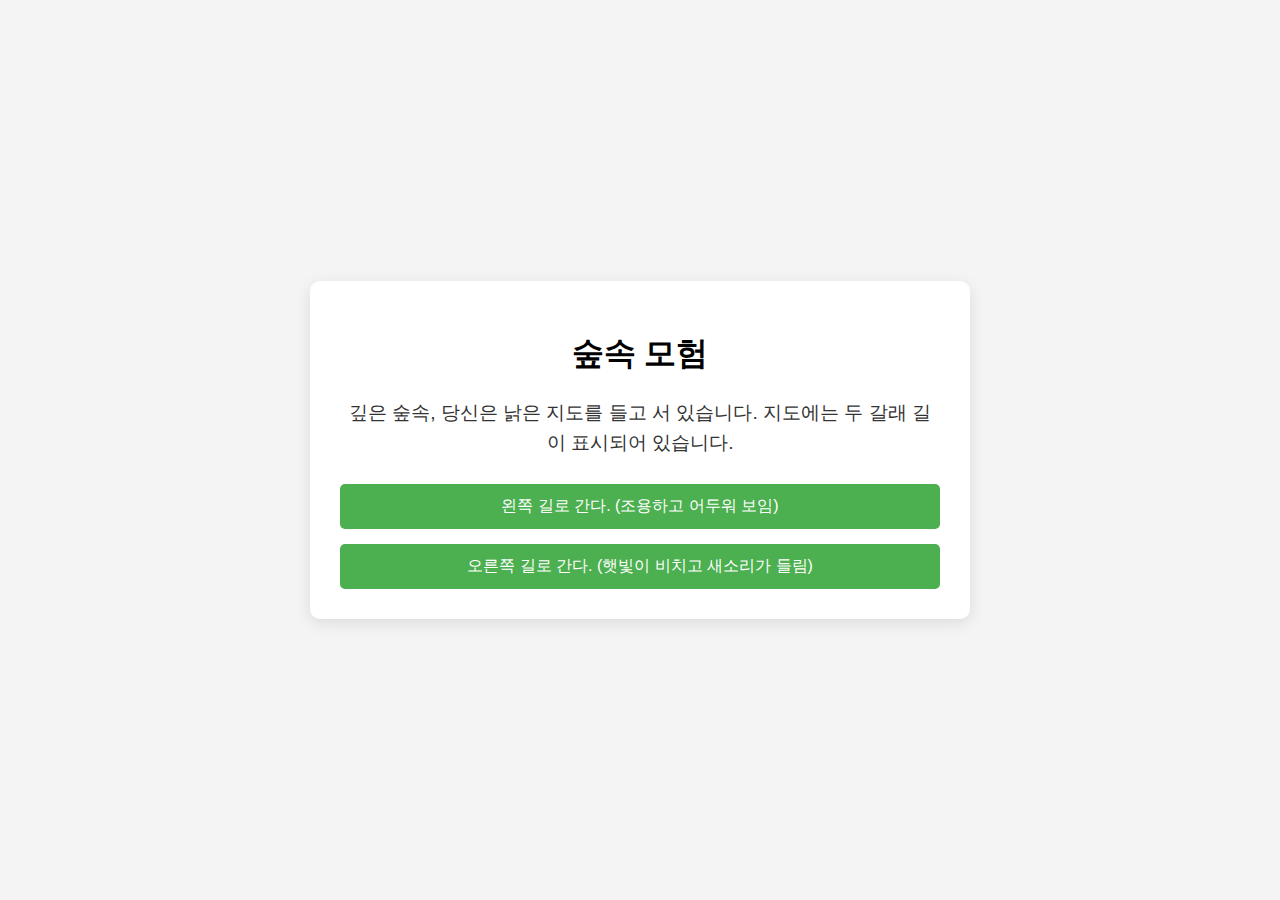
<file: story_ending.htm>
<!DOCTYPE html>
<html lang="ko">
<head>
    <meta charset="UTF-8">
    <meta name="viewport" content="width=device-width, initial-scale=1.0">
    <title>숲속 모험: 나만의 이야기</title>
    <style>
        body {
            font-family: 'Segoe UI', Tahoma, Geneva, Verdana, sans-serif;
            display: flex;
            flex-direction: column;
            align-items: center;
            justify-content: center;
            min-height: 100vh;
            background-color: #f4f4f4;
            margin: 0;
            padding: 20px;
            box-sizing: border-box;
            text-align: center;
        }
        .story-container {
            background-color: #ffffff;
            border-radius: 10px;
            box-shadow: 0 4px 15px rgba(0, 0, 0, 0.1);
            padding: 30px;
            max-width: 600px;
            width: 100%;
        }
        #story-text {
            font-size: 1.2em;
            line-height: 1.6;
            margin-bottom: 25px;
            color: #333;
        }
        .choices-container {
            display: flex;
            flex-direction: column;
            gap: 15px;
        }
        .choice-button {
            background-color: #4CAF50;
            color: white;
            padding: 12px 25px;
            border: none;
            border-radius: 5px;
            cursor: pointer;
            font-size: 1em;
            transition: background-color 0.3s ease;
        }
        .choice-button:hover {
            background-color: #45a049;
        }
        .reset-button {
            background-color: #008CBA;
            margin-top: 20px;
        }
        .reset-button:hover {
            background-color: #007bb5;
        }
        .hidden {
            display: none;
        }
    </style>
</head>
<body>
    <div class="story-container">
        <h1>숲속 모험</h1>
        <p id="story-text">여기에 이야기가 표시됩니다.</p>
        <div id="choices" class="choices-container">
            </div>
        <button id="reset-button" class="choice-button reset-button hidden" onclick="startGame()">처음부터 다시 시작</button>
    </div>

    <script>
        // 게임의 모든 이야기와 선택지를 정의합니다.
        const game = {
            start: {
                text: "깊은 숲속, 당신은 낡은 지도를 들고 서 있습니다. 지도에는 두 갈래 길이 표시되어 있습니다.",
                choices: [
                    { text: "왼쪽 길로 간다. (조용하고 어두워 보임)", next: "leftPath" },
                    { text: "오른쪽 길로 간다. (햇빛이 비치고 새소리가 들림)", next: "rightPath" }
                ]
            },
            leftPath: {
                text: "왼쪽 길은 점점 더 깊고 어두워집니다. 저 멀리 희미한 빛이 보입니다. 오래된 오두막집 같습니다.",
                choices: [
                    { text: "오두막으로 다가간다.", next: "cabin" },
                    { text: "빛을 무시하고 계속 길을 걷는다.", next: "continueLeft" }
                ]
            },
            rightPath: {
                text: "오른쪽 길은 따스한 햇살 아래 아름다운 꽃들이 피어 있습니다. 작은 냇물이 졸졸 흐르고 있습니다.",
                choices: [
                    { text: "냇물을 따라 상류로 올라간다.", next: "riverUp" },
                    { text: "냇물을 건너 반대편 숲으로 들어간다.", next: "crossRiver" }
                ]
            },
            cabin: {
                text: "오두막 문이 삐걱이며 열립니다. 안에는 촛불 하나와 낡은 책상 위에 반짝이는 보석 상자가 있습니다.",
                choices: [
                    { text: "보석 상자를 연다.", next: "openJewelBox" },
                    { text: "상자를 열지 않고 오두막을 떠난다.", next: "leaveCabin" }
                ]
            },
            continueLeft: {
                text: "당신은 빛을 무시하고 계속 걸었지만, 길은 점점 험해지고 덩굴에 가로막혀 더 이상 나아갈 수 없게 되었습니다. 결국 길을 되돌아갑니다. (게임 종료)",
                choices: [] // 선택지가 없으면 게임 종료
            },
            riverUp: {
                text: "냇물을 따라 올라가니 신비로운 폭포와 그 뒤에 숨겨진 동굴을 발견했습니다. 동굴 안에서 알 수 없는 빛이 새어 나옵니다.",
                choices: [
                    { text: "동굴 안으로 들어간다.", next: "enterCave" },
                    { text: "폭포 옆에서 잠시 쉬어간다.", next: "restAtWaterfall" }
                ]
            },
            crossRiver: {
                text: "냇물을 건너자마자 길은 끊기고 깊은 진흙탕이 나타납니다. 당신은 더 이상 나아갈 수 없습니다. (게임 종료)",
                choices: [] // 선택지가 없으면 게임 종료
            },
            openJewelBox: {
                text: "보석 상자를 열자 눈부신 빛이 뿜어져 나오며 당신의 모험은 성공적으로 끝났습니다! 당신은 영원히 기억될 영웅이 되었습니다. (게임 종료)",
                choices: [] // 엔딩
            },
            leaveCabin: {
                text: "오두막을 떠나 다시 길을 걷습니다. 하지만 길을 찾지 못하고 헤매다 결국 지쳐 쓰러집니다. (게임 종료)",
                choices: [] // 엔딩
            },
            enterCave: {
                text: "동굴 안으로 들어서자 따뜻한 빛이 당신을 감싸며 새로운 세상으로 인도합니다! 당신은 전설 속의 현자가 되었습니다. (게임 종료)",
                choices: [] // 엔딩
            },
            restAtWaterfall: {
                text: "폭포 옆에서 쉬고 있자니 아름다운 요정이 나타나 당신에게 지친 몸을 치유해 주었습니다. 당신은 새로운 힘을 얻어 모험을 계속할 수 있습니다! (게임 종료)",
                choices: [] // 엔딩
            }
        };

        let currentScene = 'start'; // 현재 진행 중인 이야기의 장면

        const storyTextElement = document.getElementById('story-text');
        const choicesContainer = document.getElementById('choices');
        const resetButton = document.getElementById('reset-button');

        // 현재 장면에 맞춰 화면을 업데이트하는 함수
        function updateScene() {
            const scene = game[currentScene];
            storyTextElement.textContent = scene.text;

            // 기존 선택지 버튼들을 모두 제거
            choicesContainer.innerHTML = '';
            resetButton.classList.add('hidden'); // 리셋 버튼 숨기기

            if (scene.choices.length > 0) {
                // 새로운 선택지 버튼들을 생성
                scene.choices.forEach(choice => {
                    const button = document.createElement('button');
                    button.classList.add('choice-button');
                    button.textContent = choice.text;
                    button.onclick = () => choose(choice.next);
                    choicesContainer.appendChild(button);
                });
            } else {
                // 선택지가 없으면 게임 종료 및 다시 시작 버튼 표시
                choicesContainer.innerHTML = '<p>이야기가 끝났습니다!</p>';
                resetButton.classList.remove('hidden');
            }
        }

        // 선택했을 때 다음 장면으로 이동하는 함수
        function choose(nextScene) {
            currentScene = nextScene;
            updateScene();
        }

        // 게임을 처음부터 다시 시작하는 함수
        function startGame() {
            currentScene = 'start';
            updateScene();
        }

        // 페이지 로드 시 게임 시작
        startGame();
    </script>
</body>
</html>
</file>
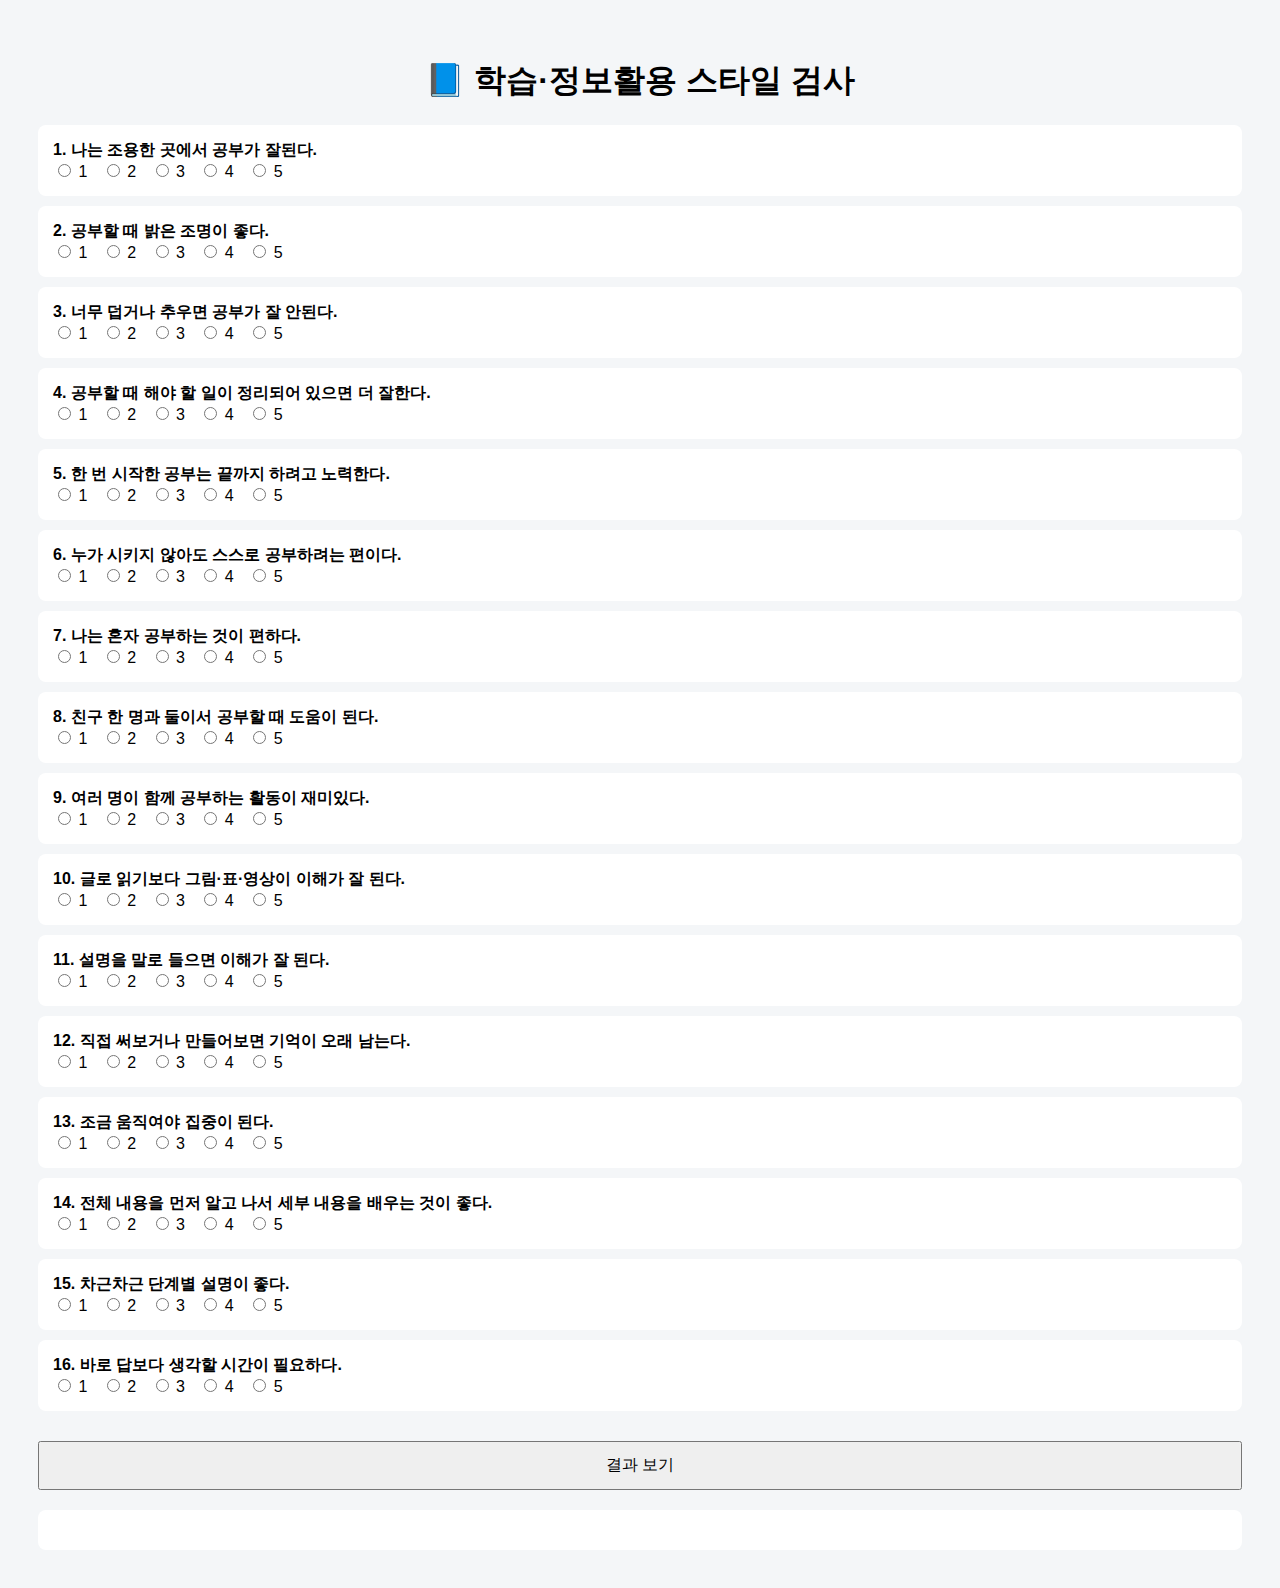
<file: study_style.htm>
<!DOCTYPE html>
<html lang="ko">
<head>
<meta charset="UTF-8">
<title>학습·정보활용 스타일 진단</title>
<style>
body { font-family: "Noto Sans KR", sans-serif; background:#f4f6f8; padding:30px; }
h1 { text-align:center; }
.question { background:#fff; padding:15px; margin-bottom:10px; border-radius:8px; }
.result { background:#fff; padding:20px; margin-top:20px; border-radius:8px; }
label { margin-right:10px; }
button { padding:12px; width:100%; font-size:16px; margin-top:20px; }
</style>
</head>

<body>

<h1>📘 학습·정보활용 스타일 검사</h1>

<form id="survey">

<script>
const questions = [
  "나는 조용한 곳에서 공부가 잘된다.",
  "공부할 때 밝은 조명이 좋다.",
  "너무 덥거나 추우면 공부가 잘 안된다.",
  "공부할 때 해야 할 일이 정리되어 있으면 더 잘한다.",
  "한 번 시작한 공부는 끝까지 하려고 노력한다.",
  "누가 시키지 않아도 스스로 공부하려는 편이다.",
  "나는 혼자 공부하는 것이 편하다.",
  "친구 한 명과 둘이서 공부할 때 도움이 된다.",
  "여러 명이 함께 공부하는 활동이 재미있다.",
  "글로 읽기보다 그림·표·영상이 이해가 잘 된다.",
  "설명을 말로 들으면 이해가 잘 된다.",
  "직접 써보거나 만들어보면 기억이 오래 남는다.",
  "조금 움직여야 집중이 된다.",
  "전체 내용을 먼저 알고 나서 세부 내용을 배우는 것이 좋다.",
  "차근차근 단계별 설명이 좋다.",
  "바로 답보다 생각할 시간이 필요하다."
];

questions.forEach((q, i) => {
  document.write(`<div class="question"><b>${i+1}. ${q}</b><br>`);
  for(let s=1; s<=5; s++){
    document.write(`
      <label>
        <input type="radio" name="q${i}" value="${s}">
        ${s}
      </label>
    `);
  }
  document.write(`</div>`);
});
</script>

<button type="button" onclick="analyze()">결과 보기</button>
</form>

<div class="result" id="result"></div>

<script>
function analyze() {
  const areas = {
    environment: [0,1,2],
    emotion: [3,4,5],
    social: [6,7,8],
    physical: [9,10,11,12],
    cognitive: [13,14,15]
  };

  const styles = {
    environment: ["저소음 선호형", "밝은 조명 선호형", "물리적 환경 민감형"],
    emotion: ["구조화 선호형", "과제 지속형", "자기주도형"],
    social: ["개인학습 선호형", "짝 학습 선호형", "협동학습 선호형"],
    physical: ["시각 선호", "청각 선호", "촉각·운동 선호"],
    cognitive: ["종합적 사고", "분석적 사고", "반성적 사고"]
  };

  let resultHTML = "<h3>📊 결과 분석</h3>";

  for (let area in areas) {
    let scores = [];
    areas[area].forEach(i => {
      const checked = document.querySelector(`input[name="q${i}"]:checked`);
      if (!checked) {
        alert("모든 문항에 응답해 주세요.");
        return;
      }
      scores.push(parseInt(checked.value));
    });

    const avg = (scores.reduce((a,b)=>a+b,0)/scores.length).toFixed(2);

    let level = avg >= 4 ? "강한 선호" : avg >= 3 ? "보통 선호" : "낮은 선호";

    let maxIndex = scores.indexOf(Math.max(...scores));
    let style = styles[area][maxIndex] || styles[area][0];

    resultHTML += `
      <p>
        <b>${area.toUpperCase()}</b><br>
        평균 점수: ${avg} (${level})<br>
        👉 추천 스타일: <b>${style}</b>
      </p>
    `;
  }

  resultHTML += `
    <hr>
    <b>📚 정보활용교육 활용 제안</b><br>
    - 강한 선호 영역을 중심으로 정보 탐색·정리·표현 전략 설계<br>
    - 자료 유형(텍스트·영상·활동형) 선택 근거로 활용<br>
    - 모둠 구성 및 과제 제시 방식 차별화 가능
  `;

  document.getElementById("result").innerHTML = resultHTML;
}
</script>

</body>
</html>
</file>
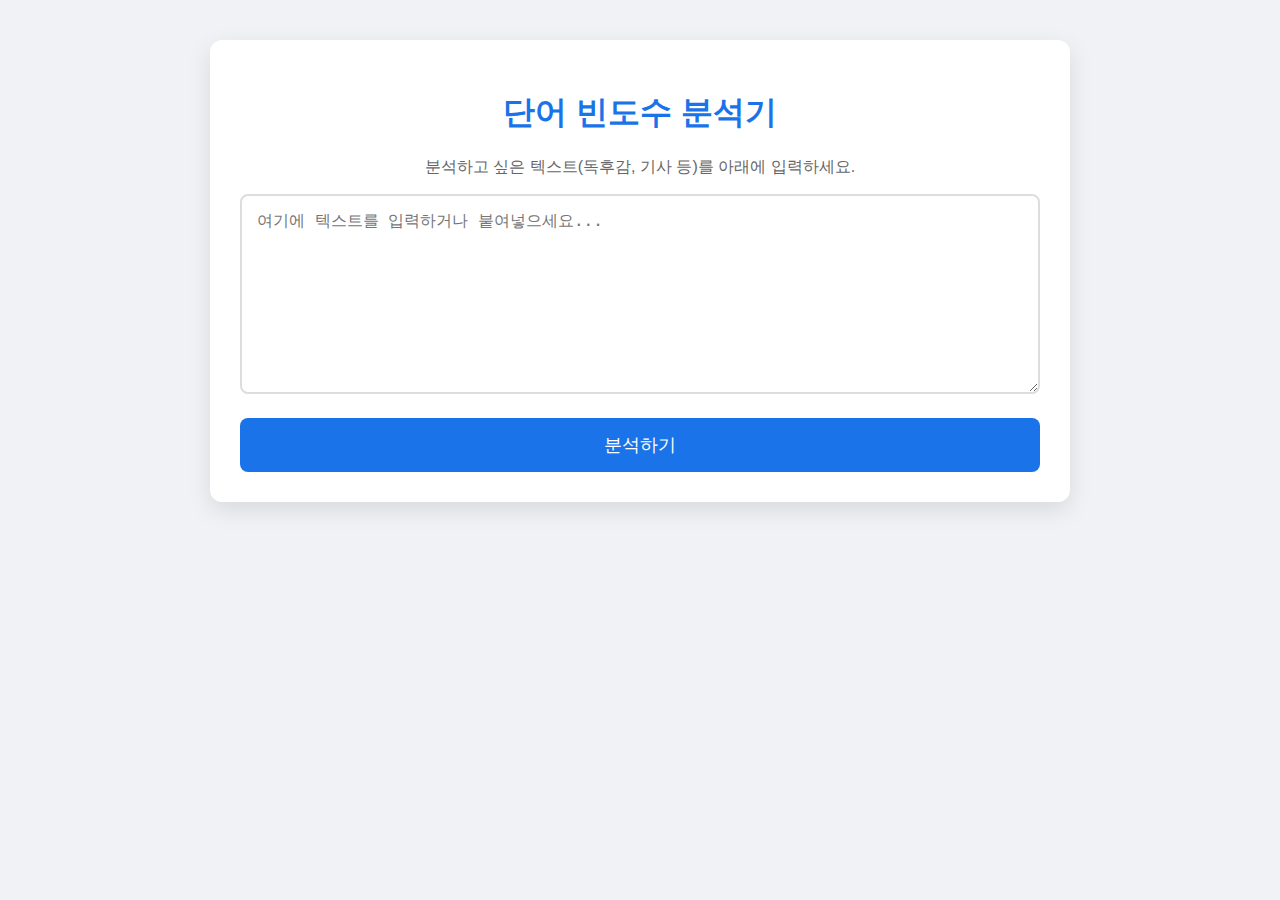
<file: text_frequency.htm>
<!DOCTYPE html>
<html lang="ko">
<head>
    <meta charset="UTF-8">
    <meta name="viewport" content="width=device-width, initial-scale=1.0">
    <title>단어 빈도수 분석기</title>
    <style>
        body {
            font-family: 'Malgun Gothic', sans-serif;
            background-color: #f0f2f5;
            display: flex;
            justify-content: center;
            padding: 40px;
            margin: 0;
        }
        .container {
            background-color: white;
            padding: 30px;
            border-radius: 12px;
            box-shadow: 0 8px 24px rgba(0,0,0,0.1);
            max-width: 800px;
            width: 100%;
        }
        h1 { color: #1a73e8; text-align: center; }
        p { color: #666; text-align: center; }
        textarea {
            width: 100%;
            height: 200px;
            padding: 15px;
            border: 2px solid #ddd;
            border-radius: 8px;
            font-size: 16px;
            resize: vertical;
            box-sizing: border-box;
            margin-bottom: 20px;
        }
        textarea:focus {
            border-color: #1a73e8;
            outline: none;
        }
        button {
            width: 100%;
            padding: 15px;
            background-color: #1a73e8;
            color: white;
            border: none;
            border-radius: 8px;
            font-size: 18px;
            cursor: pointer;
            transition: background 0.3s;
        }
        button:hover { background-color: #1557b0; }
        .result-area {
            margin-top: 30px;
            display: none;
        }
        table {
            width: 100%;
            border-collapse: collapse;
            margin-top: 10px;
        }
        th, td {
            padding: 12px;
            border-bottom: 1px solid #eee;
            text-align: left;
        }
        th { background-color: #f8f9fa; color: #333; }
        .count-badge {
            background-color: #e8f0fe;
            color: #1a73e8;
            padding: 2px 8px;
            border-radius: 12px;
            font-weight: bold;
        }
    </style>
</head>
<body>

<div class="container">
    <h1>단어 빈도수 분석기</h1>
    <p>분석하고 싶은 텍스트(독후감, 기사 등)를 아래에 입력하세요.</p>
    
    <textarea id="textInput" placeholder="여기에 텍스트를 입력하거나 붙여넣으세요..."></textarea>
    
    <button onclick="analyzeText()">분석하기</button>

    <div id="resultArea" class="result-area">
        <h3>📊 분석 결과 (Top 10)</h3>
        <table>
            <thead>
                <tr>
                    <th>순위</th>
                    <th>단어</th>
                    <th>빈도수</th>
                </tr>
            </thead>
            <tbody id="resultBody">
                </tbody>
        </table>
    </div>
</div>

<script>
    function analyzeText() {
        const text = document.getElementById('textInput').value;
        const resultArea = document.getElementById('resultArea');
        const resultBody = document.getElementById('resultBody');

        if (!text.trim()) {
            alert("텍스트를 입력해주세요!");
            return;
        }

        // 1. 전처리: 특수문자 제거 및 공백 기준 분리
        // 정규표현식으로 기호 제거 후 소문자로 변환(영어의 경우)
        const words = text.replace(/[^\w\sㄱ-힣]/g, " ")
                          .split(/\s+/)
                          .filter(word => word.length > 0);

        // 2. 빈도수 계산 (Map 객체 활용)
        const wordCounts = {};
        words.forEach(word => {
            wordCounts[word] = (wordCounts[word] || 0) + 1;
        });

        // 3. 배열로 변환 후 내림차순 정렬
        const sortedWords = Object.entries(wordCounts)
                                  .sort((a, b) => b[1] - a[1]);

        // 4. 결과 출력 (상위 10개)
        resultBody.innerHTML = ""; // 기존 결과 초기화
        const top10 = sortedWords.slice(0, 10);

        top10.forEach((item, index) => {
            const row = `
                <tr>
                    <td>${index + 1}</td>
                    <td><strong>${item[0]}</strong></td>
                    <td><span class="count-badge">${item[1]}회</span></td>
                </tr>
            `;
            resultBody.innerHTML += row;
        });

        // 결과 영역 표시
        resultArea.style.display = "block";
    }
</script>

</body>
</html>
</file>
<file: style.css>
/* Global Styles */
@import url('https://fonts.googleapis.com/css2?family=Jua&family=Nanum+Gothic:wght@400;700&display=swap');

:root {
  --primary-color: #4A90E2;    /* Friendly Blue */
  --secondary-color: #FFD166;  /* Sunny Yellow */
  --accent-color: #EF476F;     /* Fun Pink */
  --success-color: #06D6A0;    /* Fresh Green */
  --text-color: #2D3436;
  --bg-color: #F7F9FC;
  --white: #FFFFFF;
  --shadow: 0 4px 6px rgba(0, 0, 0, 0.1);
  --border-radius: 15px;
}

* {
  box-sizing: border-box;
  margin: 0;
  padding: 0;
}

body {
  font-family: 'Nanum Gothic', sans-serif;
  background-color: var(--bg-color);
  color: var(--text-color);
  line-height: 1.6;
}

h1, h2, h3, h4, h5, h6, .menu-title {
  font-family: 'Jua', sans-serif;
}

a {
  text-decoration: none;
  color: inherit;
}

/* Header & Navigation */
header {
  background-color: var(--white);
  padding: 1rem 2rem;
  box-shadow: 0 2px 10px rgba(0,0,0,0.05);
  position: sticky;
  top: 0;
  z-index: 100;
}

.nav-container {
  max-width: 1200px;
  margin: 0 auto;
  display: flex;
  justify-content: space-between;
  align-items: center;
}

.logo {
  font-size: 1.8rem;
  font-weight: bold;
  color: var(--primary-color);
  display: flex;
  align-items: center;
  gap: 10px;
}

.logo span {
  color: var(--accent-color);
}

.main-nav ul {
  display: flex;
  list-style: none;
  gap: 20px;
}

.main-nav a {
  font-family: 'Jua', sans-serif;
  font-size: 1.1rem;
  padding: 0.5rem 1rem;
  border-radius: 20px;
  transition: all 0.3s ease;
}

.main-nav a:hover {
  background-color: var(--primary-color);
  color: var(--white);
}

/* Main Content */
main {
  max-width: 1200px;
  margin: 2rem auto;
  padding: 0 2rem;
  min-height: 80vh;
}

.page-title {
  text-align: center;
  margin-bottom: 2rem;
  font-size: 2.5rem;
  color: var(--primary-color);
  background: white;
  padding: 2rem;
  border-radius: var(--border-radius);
  box-shadow: var(--shadow);
}

/* Home Grid & Menu Cards */
.menu-grid {
  display: grid;
  grid-template-columns: repeat(auto-fit, minmax(250px, 1fr));
  gap: 2rem;
  padding: 1rem 0;
}

.menu-card {
  background: var(--white);
  border-radius: var(--border-radius);
  padding: 2rem;
  text-align: center;
  box-shadow: var(--shadow);
  transition: transform 0.3s ease, box-shadow 0.3s ease;
  cursor: pointer;
  border-bottom: 5px solid transparent;
  display: flex;
  flex-direction: column;
  justify-content: center;
  align-items: center;
  height: 250px;
}

.menu-card:hover {
  transform: translateY(-10px);
  box-shadow: 0 10px 20px rgba(0,0,0,0.15);
}

.menu-card.color-1 { border-color: #FF6B6B; } /* Intro */
.menu-card.color-2 { border-color: #4ECDC4; } /* Recommend */
.menu-card.color-3 { border-color: #45B7D1; } /* New */
.menu-card.color-4 { border-color: #FFA502; } /* Search */
.menu-card.color-5 { border-color: #A55EEA; } /* Quiz */
.menu-card.color-6 { border-color: #20BF6B; } /* Record */
.menu-card.color-7 { border-color: #EB3B5A; } /* Notice */

.card-icon {
  font-size: 3rem;
  margin-bottom: 1rem;
}

.menu-card h3 {
  font-size: 1.4rem;
  margin-bottom: 0.5rem;
}

.menu-card p {
  font-size: 0.9rem;
  color: #666;
}

/* Content Sections (Shared across subpages) */
.content-box {
  background: white;
  padding: 2rem;
  border-radius: var(--border-radius);
  box-shadow: var(--shadow);
  margin-bottom: 2rem;
}

/* Footer */
footer {
  background-color: var(--text-color);
  color: white;
  text-align: center;
  padding: 2rem;
  margin-top: 3rem;
}

/* Animations */
@keyframes fadeIn {
  from { opacity: 0; transform: translateY(20px); }
  to { opacity: 1; transform: translateY(0); }
}

.animate {
  animation: fadeIn 0.8s ease-out forwards;
}
</file>
